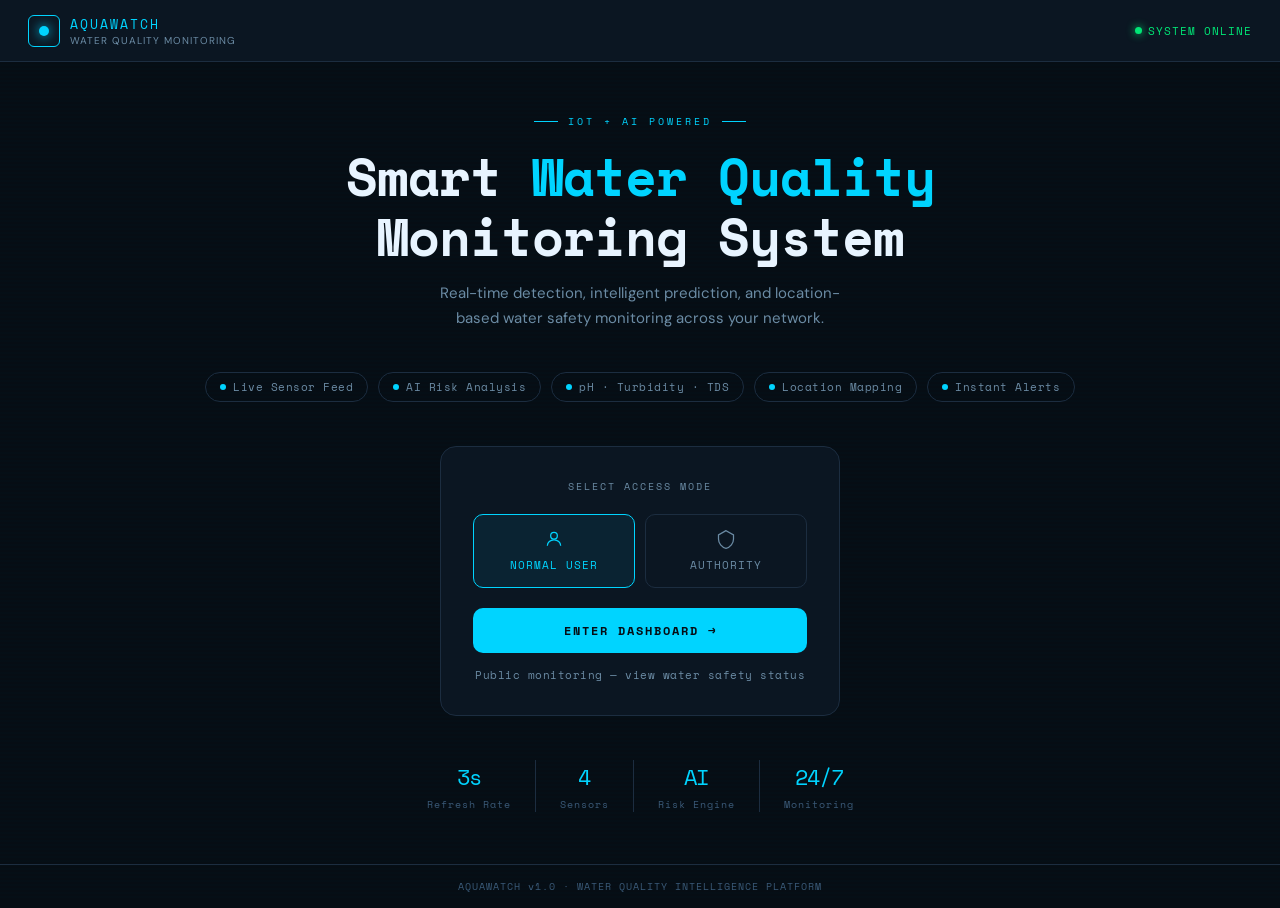
<file: waterguard/frontend/index.html>
<!DOCTYPE html>
<html lang="en">
<head>
    <meta charset="UTF-8">
    <meta name="viewport" content="width=device-width, initial-scale=1.0">
    <title>AquaWatch — Water Quality Monitoring</title>
    <link href="https://fonts.googleapis.com/css2?family=Space+Mono:wght@400;700&family=DM+Sans:wght@300;400;500&display=swap" rel="stylesheet">
    <style>
        * { margin: 0; padding: 0; box-sizing: border-box; }

        :root {
            --bg: #060d14;
            --surface: #0b1622;
            --surface2: #111e2e;
            --border: #1c2d40;
            --accent: #00d4ff;
            --accent2: #0095b3;
            --safe: #00e676;
            --muted: #6b8ba4;
            --label: #3a5a78;
            --text: #e8f4ff;
            --font-head: 'Space Mono', monospace;
            --font-body: 'DM Sans', sans-serif;
        }

        body {
            background: var(--bg);
            color: var(--text);
            font-family: var(--font-body);
            min-height: 100vh;
            display: flex;
            flex-direction: column;
        }

        /* CRT scanline overlay */
        body::before {
            content: '';
            position: fixed;
            inset: 0;
            background: repeating-linear-gradient(
                0deg,
                transparent,
                transparent 2px,
                rgba(0, 212, 255, 0.012) 2px,
                rgba(0, 212, 255, 0.012) 4px
            );
            pointer-events: none;
            z-index: 0;
        }

        /* ===== TOPBAR ===== */
        .topbar {
            display: flex;
            justify-content: space-between;
            align-items: center;
            padding: 14px 28px;
            background: var(--surface);
            border-bottom: 1px solid var(--border);
            position: relative;
            z-index: 10;
        }

        .logo { display: flex; align-items: center; gap: 10px; }

        .logo-icon {
            width: 32px;
            height: 32px;
            border: 1.5px solid var(--accent);
            border-radius: 6px;
            display: flex;
            align-items: center;
            justify-content: center;
            position: relative;
            flex-shrink: 0;
        }

        .logo-icon::after {
            content: '';
            position: absolute;
            width: 10px;
            height: 10px;
            border-radius: 50%;
            background: var(--accent);
            box-shadow: 0 0 12px var(--accent);
        }

        .logo-text {
            font-family: var(--font-head);
            font-size: 13px;
            letter-spacing: 2px;
            color: var(--accent);
            text-transform: uppercase;
        }

        .logo-sub {
            font-size: 10px;
            color: var(--muted);
            letter-spacing: 1px;
        }

        .live-badge {
            display: flex;
            align-items: center;
            gap: 6px;
            font-size: 11px;
            font-family: var(--font-head);
            color: var(--safe);
            letter-spacing: 1px;
        }

        .live-dot {
            width: 7px;
            height: 7px;
            border-radius: 50%;
            background: var(--safe);
            box-shadow: 0 0 8px var(--safe);
            animation: blink 1.4s infinite;
        }

        @keyframes blink {
            0%, 100% { opacity: 1; }
            50% { opacity: 0.3; }
        }

        /* ===== MAIN ===== */
        .main {
            flex: 1;
            display: flex;
            flex-direction: column;
            align-items: center;
            justify-content: center;
            padding: 52px 24px;
            position: relative;
            z-index: 1;
        }

        /* ===== EYEBROW ===== */
        .eyebrow {
            font-family: var(--font-head);
            font-size: 10px;
            letter-spacing: 3px;
            color: var(--accent);
            text-transform: uppercase;
            margin-bottom: 18px;
            display: flex;
            align-items: center;
            gap: 10px;
        }

        .eyebrow::before,
        .eyebrow::after {
            content: '';
            width: 24px;
            height: 1px;
            background: var(--accent);
        }

        /* ===== HERO TEXT ===== */
        .hero-title {
            font-family: var(--font-head);
            font-size: clamp(28px, 5vw, 52px);
            font-weight: 700;
            color: var(--text);
            text-align: center;
            line-height: 1.15;
            max-width: 680px;
            margin-bottom: 14px;
            letter-spacing: -1px;
        }

        .hero-title span { color: var(--accent); }

        .hero-sub {
            font-size: 15px;
            color: var(--muted);
            text-align: center;
            max-width: 440px;
            line-height: 1.7;
            margin-bottom: 40px;
        }

        /* ===== FEATURE STRIP ===== */
        .feature-strip {
            display: flex;
            gap: 10px;
            margin-bottom: 44px;
            flex-wrap: wrap;
            justify-content: center;
        }

        .feat {
            display: flex;
            align-items: center;
            gap: 7px;
            padding: 6px 14px;
            border: 1px solid var(--border);
            border-radius: 20px;
            font-size: 11px;
            font-family: var(--font-head);
            color: var(--muted);
            letter-spacing: 0.5px;
        }

        .feat-dot {
            width: 6px;
            height: 6px;
            border-radius: 50%;
            background: var(--accent);
        }

        /* ===== LOGIN CARD ===== */
        .card {
            background: var(--surface);
            border: 1px solid var(--border);
            border-radius: 16px;
            padding: 32px;
            width: 100%;
            max-width: 400px;
        }

        .card-label {
            font-size: 10px;
            font-family: var(--font-head);
            color: var(--muted);
            letter-spacing: 2px;
            text-transform: uppercase;
            margin-bottom: 20px;
            text-align: center;
        }

        /* ===== ROLE SELECTOR ===== */
        .role-row {
            display: grid;
            grid-template-columns: 1fr 1fr;
            gap: 10px;
            margin-bottom: 20px;
        }

        .role-btn {
            padding: 14px 12px;
            border-radius: 10px;
            border: 1.5px solid var(--border);
            background: transparent;
            cursor: pointer;
            font-family: var(--font-head);
            font-size: 11px;
            letter-spacing: 1px;
            color: var(--muted);
            text-transform: uppercase;
            transition: 0.2s;
            text-align: center;
        }

        .role-btn:hover {
            border-color: var(--accent2);
            color: var(--text);
        }

        .role-btn.active {
            border-color: var(--accent);
            color: var(--accent);
            background: rgba(0, 212, 255, 0.07);
        }

        .role-icon {
            display: block;
            margin-bottom: 8px;
            display: flex;
            justify-content: center;
        }

        /* ===== ENTER BUTTON ===== */
        .enter-btn {
            width: 100%;
            padding: 14px;
            border-radius: 10px;
            background: var(--accent);
            border: none;
            cursor: pointer;
            font-family: var(--font-head);
            font-size: 12px;
            letter-spacing: 2px;
            color: #060d14;
            font-weight: 700;
            text-transform: uppercase;
            transition: 0.2s;
        }

        .enter-btn:hover { opacity: 0.88; }
        .enter-btn:active { transform: scale(0.98); }

        .role-desc {
            font-size: 11px;
            color: var(--muted);
            text-align: center;
            margin-top: 14px;
            font-family: var(--font-head);
            letter-spacing: 0.5px;
            min-height: 14px;
        }

        /* ===== STATS ROW ===== */
        .stats-row {
            display: flex;
            gap: 24px;
            justify-content: center;
            margin-top: 44px;
            flex-wrap: wrap;
        }

        .stat {
            display: flex;
            flex-direction: column;
            align-items: center;
            gap: 4px;
        }

        .stat-num {
            font-family: var(--font-head);
            font-size: 22px;
            color: var(--accent);
            letter-spacing: -1px;
        }

        .stat-lbl {
            font-size: 10px;
            color: var(--label);
            letter-spacing: 1px;
            font-family: var(--font-head);
        }

        .stat-div {
            width: 1px;
            background: var(--border);
            align-self: stretch;
        }

        /* ===== FOOTER ===== */
        footer {
            text-align: center;
            padding: 14px;
            border-top: 1px solid var(--border);
            font-size: 10px;
            color: var(--label);
            font-family: var(--font-head);
            letter-spacing: 1px;
            position: relative;
            z-index: 1;
        }

        /* ===== MOBILE ===== */
        @media (max-width: 500px) {
            .hero-title { font-size: 26px; }
            .topbar { padding: 12px 16px; }
            .card { padding: 24px 18px; }
            .stats-row { gap: 16px; }
        }
    </style>
</head>
<body>

    <div class="topbar">
        <div class="logo">
            <div class="logo-icon"></div>
            <div>
                <div class="logo-text">AquaWatch</div>
                <div class="logo-sub">WATER QUALITY MONITORING</div>
            </div>
        </div>
        <div class="live-badge">
            <div class="live-dot"></div>
            SYSTEM ONLINE
        </div>
    </div>

    <div class="main">
        <div class="eyebrow">IoT + AI Powered</div>

        <h1 class="hero-title">
            Smart <span>Water Quality</span><br>Monitoring System
        </h1>

        <p class="hero-sub">
            Real-time detection, intelligent prediction, and location-based water safety monitoring across your network.
        </p>

        <div class="feature-strip">
            <div class="feat"><div class="feat-dot"></div>Live Sensor Feed</div>
            <div class="feat"><div class="feat-dot"></div>AI Risk Analysis</div>
            <div class="feat"><div class="feat-dot"></div>pH · Turbidity · TDS</div>
            <div class="feat"><div class="feat-dot"></div>Location Mapping</div>
            <div class="feat"><div class="feat-dot"></div>Instant Alerts</div>
        </div>

        <div class="card">
            <div class="card-label">Select Access Mode</div>

            <div class="role-row">
                <button class="role-btn active" id="btnUser" onclick="selectRole('user')">
                    <span class="role-icon">
                        <svg width="20" height="20" viewBox="0 0 24 24" fill="none" stroke="currentColor" stroke-width="1.5">
                            <circle cx="12" cy="8" r="4"/>
                            <path d="M4 20c0-4 3.6-7 8-7s8 3 8 7"/>
                        </svg>
                    </span>
                    Normal User
                </button>
                <button class="role-btn" id="btnAuth" onclick="selectRole('authority')">
                    <span class="role-icon">
                        <svg width="20" height="20" viewBox="0 0 24 24" fill="none" stroke="currentColor" stroke-width="1.5">
                            <path d="M12 2L3 7v5c0 5.25 3.75 10.15 9 11.25C17.25 22.15 21 17.25 21 12V7L12 2z"/>
                        </svg>
                    </span>
                    Authority
                </button>
            </div>

            <!-- Hidden input keeps script.js compatibility -->
            <input type="hidden" id="role" value="user">

            <button class="enter-btn" onclick="goToDashboard()">
                ENTER DASHBOARD →
            </button>

            <div class="role-desc" id="roleDesc">
                Public monitoring — view water safety status
            </div>
        </div>

        <div class="stats-row">
            <div class="stat">
                <div class="stat-num">3s</div>
                <div class="stat-lbl">Refresh Rate</div>
            </div>
            <div class="stat-div"></div>
            <div class="stat">
                <div class="stat-num">4</div>
                <div class="stat-lbl">Sensors</div>
            </div>
            <div class="stat-div"></div>
            <div class="stat">
                <div class="stat-num">AI</div>
                <div class="stat-lbl">Risk Engine</div>
            </div>
            <div class="stat-div"></div>
            <div class="stat">
                <div class="stat-num">24/7</div>
                <div class="stat-lbl">Monitoring</div>
            </div>
        </div>
    </div>

    <footer>AQUAWATCH v1.0 · WATER QUALITY INTELLIGENCE PLATFORM</footer>

    <script>
        let selectedRole = 'user';

        const descs = {
            user: 'Public monitoring — view water safety status',
            authority: 'Admin access — full alerts, history & controls'
        };

        function selectRole(r) {
            selectedRole = r;
            document.getElementById('btnUser').classList.toggle('active', r === 'user');
            document.getElementById('btnAuth').classList.toggle('active', r === 'authority');
            document.getElementById('roleDesc').innerText = descs[r];
            document.getElementById('role').value = r;
        }

        function goToDashboard() {
            localStorage.setItem('role', selectedRole);
            window.location.href = 'dashboard.html';
        }
    </script>

</body>
</html>
</file>
